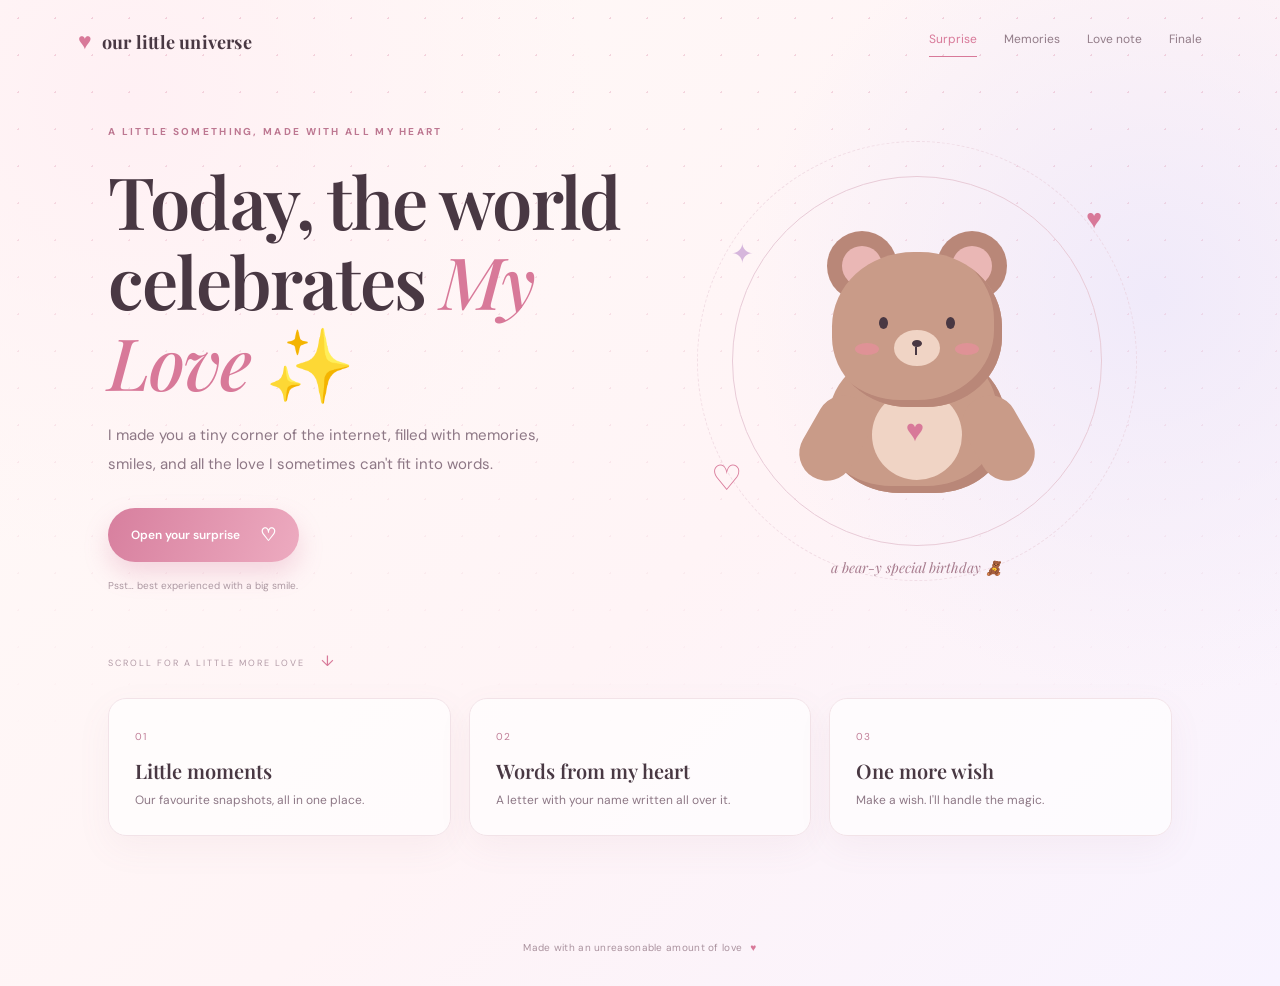
<file: index.html>
<!doctype html>
<html lang="en"><head><meta charset="utf-8"><meta name="viewport" content="width=device-width,initial-scale=1"><title>A Little World Just for You 💗</title><link rel="stylesheet" href="css/style.css"></head>
<body data-page="home">
<div class="sparkle-bg"></div><header class="topbar"><a class="brand" href="index.html"><span class="brand-heart">♥</span> our little universe</a><nav><a class="active" href="index.html">Surprise</a><a href="memories.html">Memories</a><a href="letter.html">Love note</a><a href="finale.html">Finale</a></nav></header>
<main class="hero page-shell">
  <div class="hero-copy"><span class="eyebrow">A little something, made with all my heart</span><h1>Today, the world<br>celebrates <em id="herNameTitle">you</em> ✨</h1><p class="lead">I made you a tiny corner of the internet, filled with memories, smiles, and all the love I sometimes can't fit into words.</p>
  <button class="primary-btn" id="openGift">Open your surprise <span>♡</span></button><p class="tiny-note">Psst… best experienced with a big smile.</p></div>
  <div class="hero-art" aria-label="Cute illustrated bear holding a heart"><div class="orbit orbit-one"></div><div class="orbit orbit-two"></div><div class="floating-heart h1">♥</div><div class="floating-heart h2">♡</div><div class="floating-star s1">✦</div><div class="bear"><div class="ear left"></div><div class="ear right"></div><div class="bear-face"><div class="eye eye-left"></div><div class="eye eye-right"></div><div class="blush blush-left"></div><div class="blush blush-right"></div><div class="snout"><span></span></div></div><div class="bear-body"><div class="belly"></div><div class="bear-heart">♥</div></div><div class="arm arm-left"></div><div class="arm arm-right"></div></div><div class="art-caption">a bear-y special birthday 🧸</div></div>
  <div class="bottom-hint">SCROLL FOR A LITTLE MORE LOVE <span>↓</span></div>
</main>
<section class="teaser page-shell"><div class="mini-card"><span>01</span><b>Little moments</b><p>Our favourite snapshots, all in one place.</p></div><div class="mini-card"><span>02</span><b>Words from my heart</b><p>A letter with your name written all over it.</p></div><div class="mini-card"><span>03</span><b>One more wish</b><p>Make a wish. I'll handle the magic.</p></div></section>
<footer>Made with an unreasonable amount of love <span>♥</span></footer><script src="js/config.js"></script><script src="js/app.js"></script></body></html>
</file>
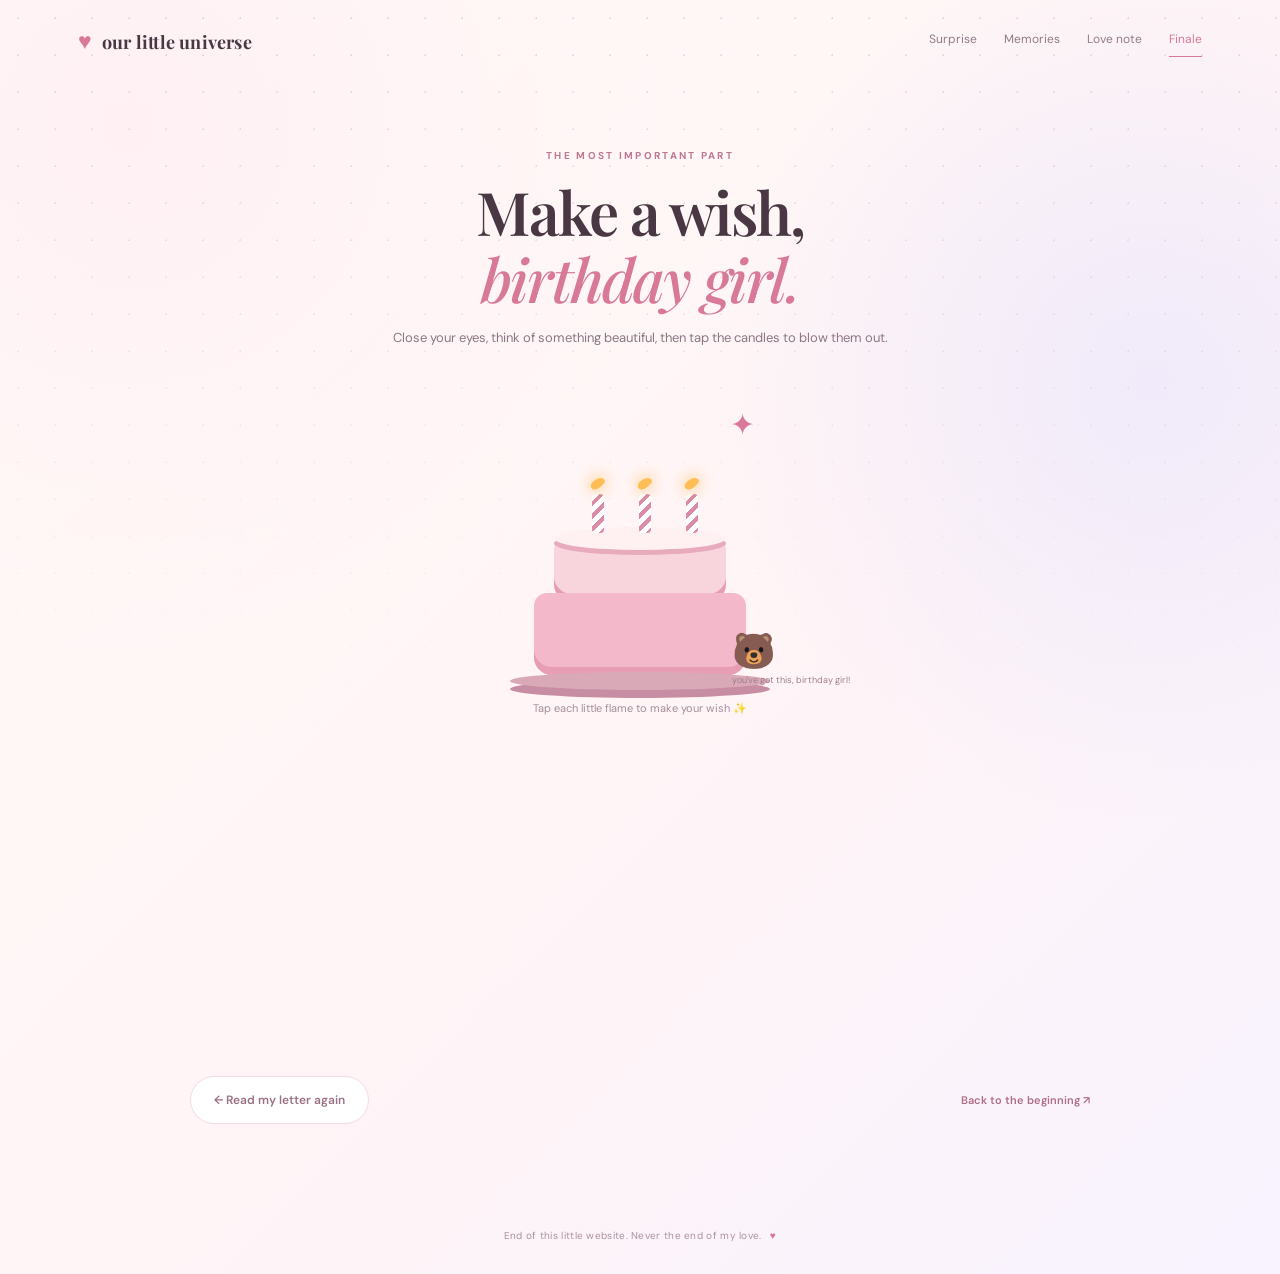
<file: finale.html>
<!doctype html><html lang="en"><head><meta charset="utf-8"><meta name="viewport" content="width=device-width,initial-scale=1"><title>Make a Wish 🎂</title><link rel="stylesheet" href="css/style.css"></head><body data-page="finale"><div class="sparkle-bg"></div><header class="topbar"><a class="brand" href="index.html"><span class="brand-heart">♥</span> our little universe</a><nav><a href="index.html">Surprise</a><a href="memories.html">Memories</a><a href="letter.html">Love note</a><a class="active" href="finale.html">Finale</a></nav></header>
<main class="page-shell inner-page finale-page"><div class="section-heading"><span class="eyebrow">The most important part</span><h1>Make a wish,<br><em>birthday girl.</em></h1><p>Close your eyes, think of something beautiful, then tap the candles to blow them out.</p></div>
<div class="cake-scene"><div class="cake-sparkle">✦</div><div class="cake" id="cake"><div class="candles"><button class="candle lit" aria-label="Blow out candle"></button><button class="candle lit" aria-label="Blow out candle"></button><button class="candle lit" aria-label="Blow out candle"></button></div><div class="cake-top"></div><div class="cake-layer layer-top"></div><div class="cake-layer layer-bottom"></div><div class="cake-plate"></div></div><div class="cake-bear">🐻 <span>you've got this, birthday girl!</span></div></div>
<p class="wish-hint" id="wishHint">Tap each little flame to make your wish ✨</p><div class="final-message" id="finalMessage"><span class="big-heart">♥</span><h2>Happy birthday, <span id="herNameFinal">beautiful</span>!</h2><p>May your life be as lovely as the happiness you bring into mine. Here's to you, today and every day. 💗</p><button class="primary-btn" id="celebrateBtn">Celebrate again 🎉</button></div>
<div class="page-actions"><a class="secondary-btn" href="letter.html">← Read my letter again</a><a class="text-btn" href="index.html">Back to the beginning ↗</a></div></main><div id="confettiLayer" class="confetti-layer"></div><footer>End of this little website. Never the end of my love. <span>♥</span></footer><script src="js/config.js"></script><script src="js/app.js"></script></body></html>
</file>
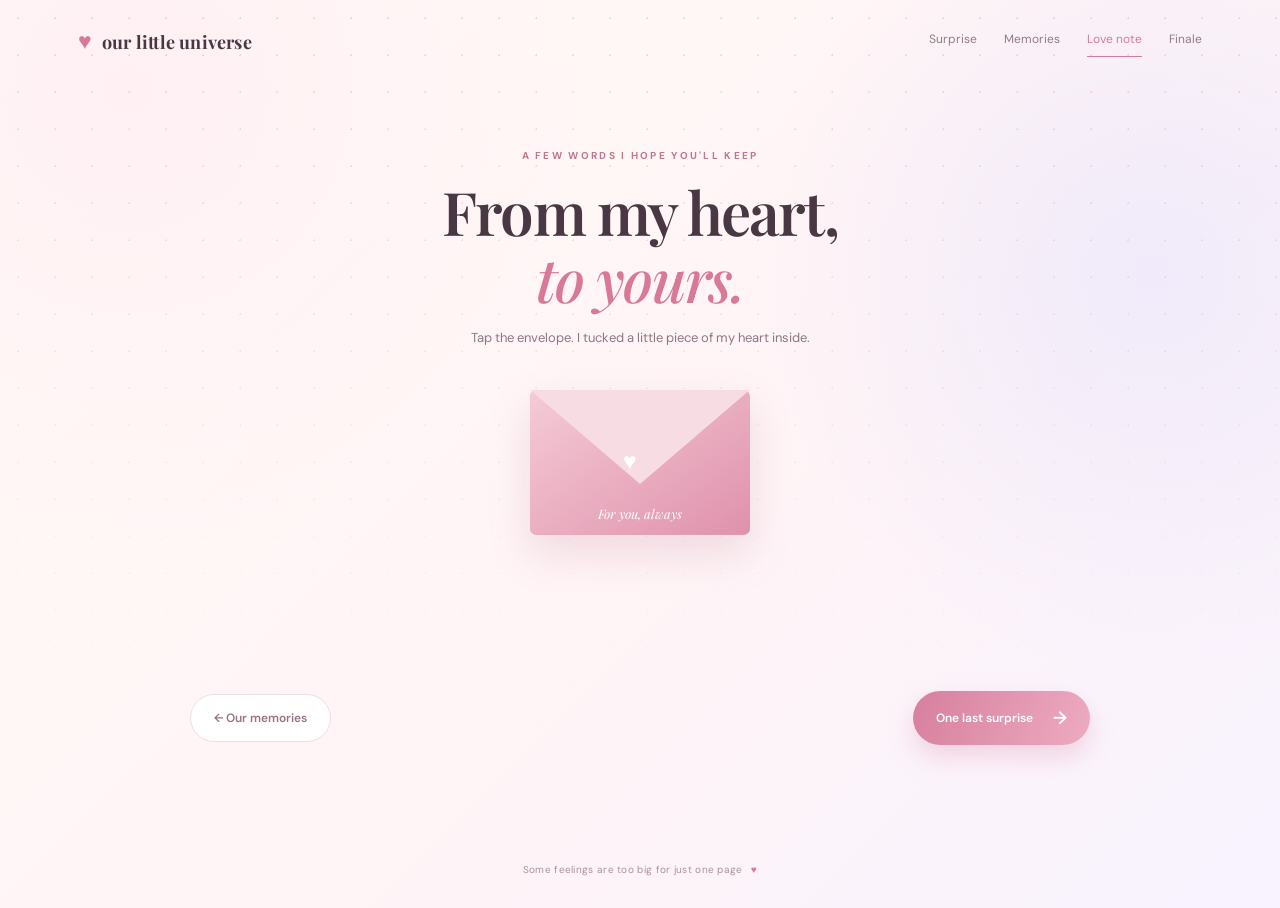
<file: letter.html>
<!doctype html><html lang="en"><head><meta charset="utf-8"><meta name="viewport" content="width=device-width,initial-scale=1"><title>A Letter From My Heart 💌</title><link rel="stylesheet" href="css/style.css"></head><body data-page="letter"><div class="sparkle-bg"></div><header class="topbar"><a class="brand" href="index.html"><span class="brand-heart">♥</span> our little universe</a><nav><a href="index.html">Surprise</a><a href="memories.html">Memories</a><a class="active" href="letter.html">Love note</a><a href="finale.html">Finale</a></nav></header>
<main class="page-shell inner-page letter-page"><div class="section-heading"><span class="eyebrow">A few words I hope you'll keep</span><h1>From my heart,<br><em>to yours.</em></h1><p>Tap the envelope. I tucked a little piece of my heart inside.</p></div>
<div class="envelope-wrap"><button class="envelope" id="envelope" aria-label="Open the letter"><span class="envelope-flap"></span><span class="envelope-seal">♥</span><span class="envelope-label">For you, always</span></button></div>
<article class="letter-card" id="letterCard"><div class="letter-top">✦ A LETTER FOR <span id="herNameLetter">MY LOVE</span> ✦</div><h2>My sweetest girl,</h2><p id="letterText">Happy birthday, my love. I hope today reminds you how wonderfully special you are. Your smile makes ordinary days feel brighter, and your presence makes the little things feel like the best things. Thank you for being exactly who you are.</p><p>I wish you a year full of gentle mornings, brave dreams, unexpected happiness, and a hundred reasons to smile. Whatever this next chapter brings, I hope you never forget how loved you are.</p><p class="signature">All my love, always <span>♥</span></p></article>
<div class="page-actions"><a class="secondary-btn" href="memories.html">← Our memories</a><a class="primary-btn" href="finale.html">One last surprise <span>→</span></a></div></main><footer>Some feelings are too big for just one page <span>♥</span></footer><script src="js/config.js"></script><script src="js/app.js"></script></body></html>
</file>
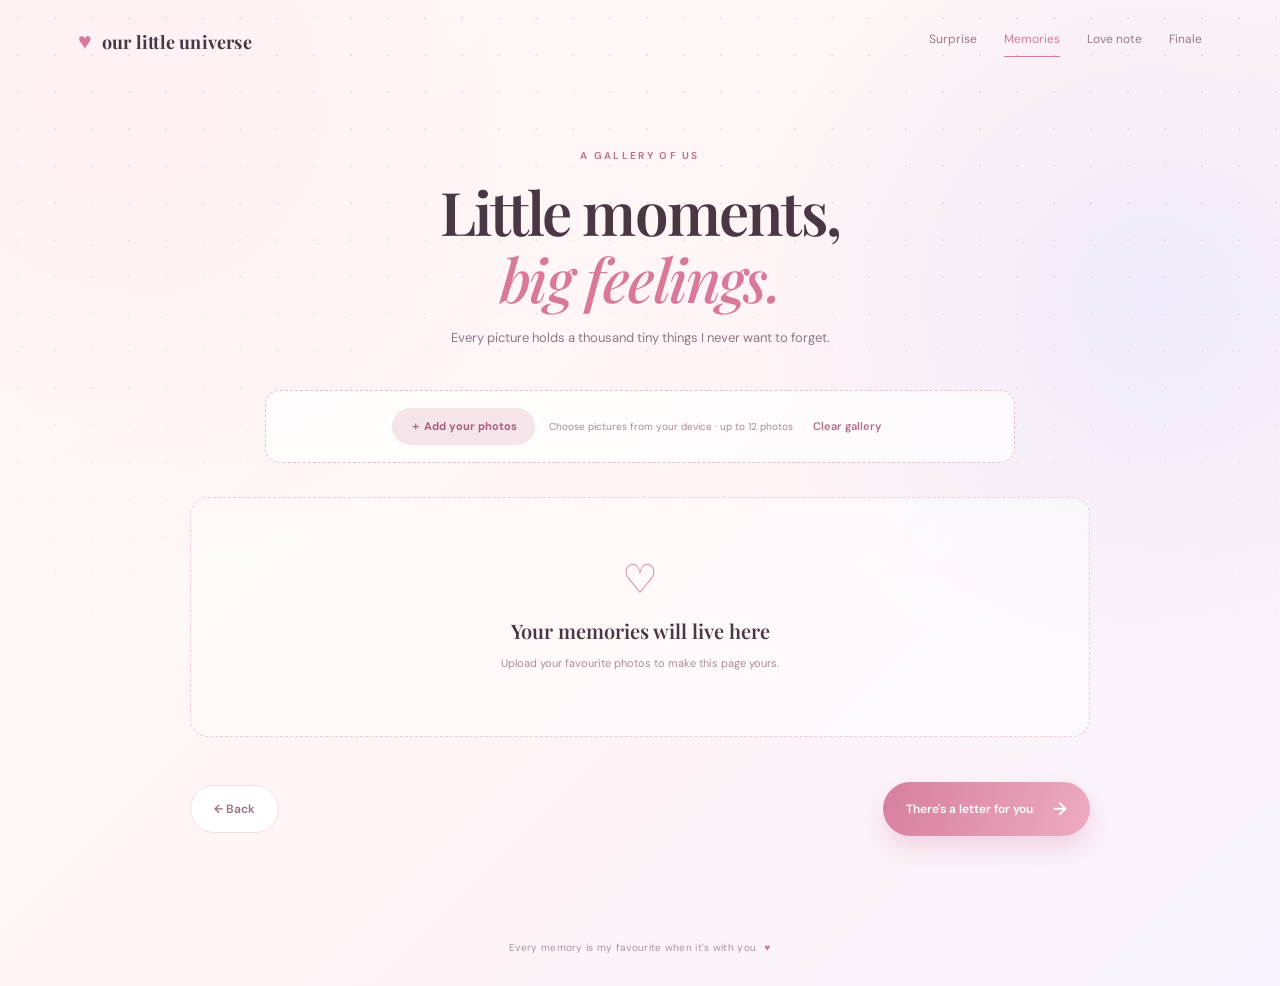
<file: memories.html>
<!doctype html><html lang="en"><head><meta charset="utf-8"><meta name="viewport" content="width=device-width,initial-scale=1"><title>Our Little Memories 💗</title><link rel="stylesheet" href="css/style.css"></head><body data-page="memories"><div class="sparkle-bg"></div><header class="topbar"><a class="brand" href="index.html"><span class="brand-heart">♥</span> our little universe</a><nav><a href="index.html">Surprise</a><a class="active" href="memories.html">Memories</a><a href="letter.html">Love note</a><a href="finale.html">Finale</a></nav></header>
<main class="page-shell inner-page"><div class="section-heading"><span class="eyebrow">A gallery of us</span><h1>Little moments,<br><em>big feelings.</em></h1><p>Every picture holds a thousand tiny things I never want to forget.</p></div>
<div class="upload-panel"><label class="upload-btn" for="photoInput">＋ Add your photos</label><input id="photoInput" type="file" accept="image/*" multiple><span>Choose pictures from your device · up to 12 photos</span><button class="text-btn" id="clearPhotos" type="button">Clear gallery</button></div>
<div class="memory-grid" id="memoryGrid"><div class="empty-state"><div class="empty-icon">♡</div><b>Your memories will live here</b><p>Upload your favourite photos to make this page yours.</p></div></div>
<div class="page-actions"><a class="secondary-btn" href="index.html">← Back</a><a class="primary-btn" href="letter.html">There's a letter for you <span>→</span></a></div></main><footer>Every memory is my favourite when it's with you <span>♥</span></footer><script src="js/config.js"></script><script src="js/app.js"></script></body></html>
</file>
<file: css/style.css>
@import url('https://fonts.googleapis.com/css2?family=DM+Sans:wght@400;500;600;700&family=Playfair+Display:ital,wght@0,500;0,600;0,700;1,500;1,600&display=swap');
:root{--ink:#493843;--muted:#8d7785;--pink:#f4a9bd;--rose:#d87999;--cream:#fffaf7;--lilac:#eee7f8;--green:#dcefe5;--shadow:0 22px 70px rgba(125,77,100,.12)}
*{box-sizing:border-box}html{scroll-behavior:smooth}body{margin:0;color:var(--ink);font-family:'DM Sans',sans-serif;background:radial-gradient(circle at 10% 10%,#fff0f4 0,transparent 32%),radial-gradient(circle at 90% 30%,#f0eafa 0,transparent 30%),linear-gradient(135deg,#fffaf7,#fff4f6 55%,#f8f3ff);min-height:100vh;overflow-x:hidden}.sparkle-bg{position:fixed;inset:0;pointer-events:none;opacity:.35;background-image:radial-gradient(#d98ba7 1px,transparent 1px);background-size:37px 37px;mask-image:linear-gradient(to bottom,black,transparent 85%);z-index:-1}
a{color:inherit;text-decoration:none}.topbar{height:78px;max-width:1180px;margin:auto;padding:0 28px;display:flex;align-items:center;justify-content:space-between;gap:20px}.brand{font-family:'Playfair Display',serif;font-weight:700;font-size:18px;letter-spacing:.2px}.brand-heart{color:var(--rose);font-size:23px;margin-right:6px}.topbar nav{display:flex;gap:27px;font-size:12px;color:#927c88}.topbar nav a{padding:9px 0;transition:.2s}.topbar nav a:hover,.topbar nav a.active{color:var(--rose)}.topbar nav a.active{border-bottom:1px solid var(--rose)}
.page-shell{max-width:1120px;margin:auto;padding-left:28px;padding-right:28px}.hero{min-height:620px;display:grid;grid-template-columns:1.04fr .96fr;align-items:center;position:relative;padding-top:30px;padding-bottom:85px}.hero-copy{max-width:520px;z-index:2}.eyebrow{text-transform:uppercase;letter-spacing:2.3px;font-size:10px;font-weight:700;color:#bd7791}.hero h1,.section-heading h1{font:600 clamp(43px,6vw,72px)/1.12 'Playfair Display',serif;letter-spacing:-1.8px;margin:20px 0}.hero h1 em,.section-heading h1 em{color:var(--rose);font-weight:500}.lead{font-size:15px;line-height:1.9;color:var(--muted);max-width:435px;margin-bottom:30px}.primary-btn,.secondary-btn{border:0;border-radius:999px;padding:15px 23px;display:inline-flex;align-items:center;gap:20px;font:600 12px 'DM Sans',sans-serif;cursor:pointer;transition:transform .2s,box-shadow .2s}.primary-btn{background:linear-gradient(110deg,#d77f9e,#edabc0);color:white;box-shadow:0 12px 25px #d77f9e45}.primary-btn:hover,.secondary-btn:hover{transform:translateY(-3px);box-shadow:0 15px 28px #d77f9e38}.primary-btn span{font-size:18px}.secondary-btn{background:white;color:#9b7185;border:1px solid #f0dce4}.tiny-note{font-size:10px;color:#ad98a2;margin-top:17px}.hero-art{height:440px;position:relative;display:flex;align-items:center;justify-content:center}.orbit{position:absolute;border:1px solid #e8cbd7;border-radius:50%;width:370px;height:370px;animation:rotate 28s linear infinite}.orbit-two{width:440px;height:440px;border-style:dashed;opacity:.55;animation-direction:reverse}.floating-heart,.floating-star{position:absolute;color:#d87999;font-size:27px;animation:float 3s ease-in-out infinite}.h1{top:60px;right:70px}.h2{bottom:80px;left:50px;font-size:35px;animation-delay:1s}.s1{top:95px;left:70px;color:#d6b6dc}.bear{position:relative;width:210px;height:265px;z-index:1;animation:bob 3s ease-in-out infinite}.ear{position:absolute;top:3px;width:70px;height:70px;background:#b98778;border-radius:50%;z-index:0}.ear:after{content:'';position:absolute;inset:15px;background:#eab7b5;border-radius:50%}.ear.left{left:15px}.ear.right{right:15px}.bear-face{position:absolute;top:24px;left:20px;width:170px;height:155px;background:#c99b88;border-radius:48% 48% 45% 45%;z-index:2;box-shadow:inset -8px -7px #b98778}.eye{position:absolute;top:65px;width:9px;height:12px;background:#493843;border-radius:50%}.eye-left{left:47px}.eye-right{right:47px}.blush{position:absolute;top:91px;width:24px;height:12px;background:#e88e9c;border-radius:50%;opacity:.7}.blush-left{left:23px}.blush-right{right:23px}.snout{position:absolute;top:78px;left:62px;width:46px;height:36px;background:#f0d4c5;border-radius:50%}.snout span{position:absolute;top:10px;left:18px;width:10px;height:7px;background:#493843;border-radius:50%}.snout:after{content:'';position:absolute;top:17px;left:21px;width:2px;height:8px;background:#493843}.bear-body{position:absolute;bottom:0;left:17px;width:176px;height:145px;background:#c99b88;border-radius:48% 48% 40% 40%;box-shadow:inset -8px -7px #b98778}.belly{position:absolute;bottom:13px;left:43px;width:90px;height:90px;background:#f0d4c5;border-radius:50%}.bear-heart{position:absolute;bottom:42px;left:77px;color:#d87999;font-size:31px;z-index:2}.arm{position:absolute;top:165px;width:55px;height:90px;background:#c99b88;border-radius:40px;z-index:3}.arm-left{left:-4px;transform:rotate(30deg)}.arm-right{right:-4px;transform:rotate(-30deg)}.art-caption{position:absolute;bottom:4px;font-family:'Playfair Display',serif;font-style:italic;color:#a77c8e;font-size:14px}.bottom-hint{position:absolute;bottom:27px;left:28px;font-size:9px;letter-spacing:2px;color:#b39ba7}.bottom-hint span{margin-left:12px;color:var(--rose);font-size:15px}
.teaser{display:grid;grid-template-columns:repeat(3,1fr);gap:18px;padding-bottom:80px}.mini-card{background:#ffffffa8;border:1px solid #f2e3e8;border-radius:18px;padding:25px 26px;box-shadow:0 12px 35px #a46c8010}.mini-card span{font-size:10px;color:#c07d97;letter-spacing:1px}.mini-card b{display:block;font:600 20px 'Playfair Display',serif;margin:12px 0 6px}.mini-card p{font-size:12px;color:var(--muted);line-height:1.7;margin:0}
footer{text-align:center;padding:25px 15px 32px;color:#aa929e;font-size:10px;letter-spacing:.3px}footer span{color:var(--rose);margin-left:5px}
.inner-page{padding-top:65px;padding-bottom:80px;min-height:calc(100vh - 140px)}.section-heading{text-align:center;margin:0 auto 40px;max-width:650px}.section-heading h1{font-size:clamp(42px,5vw,60px);margin:14px 0}.section-heading p{font-size:13px;color:var(--muted);line-height:1.8}.upload-panel{display:flex;align-items:center;justify-content:center;gap:14px;flex-wrap:wrap;margin:0 auto 34px;padding:17px;background:#ffffffa8;border:1px dashed #e6bdcd;border-radius:15px;max-width:750px}.upload-btn{background:#f6e4eb;color:#a45f7a;border-radius:30px;padding:11px 18px;font-size:11px;font-weight:700;cursor:pointer}.upload-panel input{display:none}.upload-panel span{font-size:10px;color:#a38c98}.text-btn{border:0;background:none;color:#b16e88;font:600 11px 'DM Sans',sans-serif;cursor:pointer}.memory-grid{display:grid;grid-template-columns:repeat(3,1fr);gap:20px;max-width:900px;margin:auto}.empty-state{grid-column:1/-1;text-align:center;padding:55px 20px;border:1px dashed #e8cbd7;border-radius:18px;color:#a58e99;background:#ffffff70}.empty-icon{font-size:40px;color:#d98ba7}.empty-state b{display:block;font:600 20px 'Playfair Display',serif;color:var(--ink);margin:12px}.empty-state p{font-size:11px}.memory-card{position:relative;background:white;padding:10px 10px 18px;box-shadow:var(--shadow);border-radius:5px;transform:rotate(var(--tilt));transition:.25s}.memory-card:hover{transform:rotate(0) translateY(-6px);z-index:2}.memory-card img{width:100%;height:220px;object-fit:cover;display:block;background:#f6e7ed}.memory-card input{width:100%;border:0;text-align:center;font:italic 13px 'Playfair Display',serif;color:#8c6c7a;padding:12px 4px 0;outline:none}.remove-photo{position:absolute;right:15px;top:15px;border:0;background:#fff;color:#a45f7a;border-radius:50%;width:27px;height:27px;cursor:pointer}.page-actions{display:flex;justify-content:space-between;align-items:center;gap:15px;max-width:900px;margin:45px auto 0}
.envelope-wrap{display:flex;justify-content:center;margin:15px auto 25px;perspective:900px}.envelope{position:relative;width:220px;height:145px;border:0;background:#e8a9bc;border-radius:7px;box-shadow:0 18px 40px #b9799338;cursor:pointer;overflow:visible}.envelope:before{content:'';position:absolute;inset:0;background:linear-gradient(145deg,#f5cbd7,#df91ab);clip-path:polygon(0 0,50% 58%,100% 0,100% 100%,0 100%);border-radius:7px;z-index:2}.envelope-flap{position:absolute;inset:0;background:#f7dce4;clip-path:polygon(0 0,100% 0,50% 65%);transform-origin:top;transition:transform .7s;z-index:3}.envelope.open .envelope-flap{transform:rotateX(180deg)}.envelope-seal{position:absolute;z-index:4;left:calc(50% - 17px);top:58px;color:white;font-size:23px}.envelope-label{position:absolute;bottom:13px;left:0;right:0;z-index:4;color:#fff;font:italic 13px 'Playfair Display',serif}.letter-card{max-width:650px;margin:0 auto;background:#fffdf9;border:1px solid #f1e1d8;padding:42px 52px;box-shadow:var(--shadow);opacity:0;max-height:0;overflow:hidden;transform:translateY(20px);transition:opacity .7s,transform .7s,max-height .8s,padding .8s}.letter-card.visible{opacity:1;max-height:700px;transform:translateY(0)}.letter-top{text-align:center;color:#bf8197;letter-spacing:2px;font-size:9px;margin-bottom:28px}.letter-card h2{font:600 27px 'Playfair Display',serif}.letter-card p{font:14px/2 'Playfair Display',serif;color:#78636e}.letter-card .signature{text-align:right;font-style:italic;color:#b36e88;margin-top:30px}.signature span{color:#d87999}
.cake-scene{position:relative;width:340px;height:300px;margin:10px auto 0;display:flex;align-items:flex-end;justify-content:center}.cake{position:relative;width:260px;height:185px}.cake-plate{position:absolute;bottom:0;left:0;width:260px;height:18px;background:#d9a9b7;border-radius:50%;box-shadow:0 8px 0 #c78da2}.cake-layer{position:absolute;left:24px;width:212px;border-radius:13px 13px 18px 18px;background:#f3b8c9;box-shadow:inset 0 -8px #e79eb5}.layer-bottom{height:82px;bottom:15px}.layer-top{height:65px;bottom:88px;left:44px;width:172px;background:#f8d4dc}.cake-top{position:absolute;z-index:2;bottom:140px;left:44px;width:172px;height:23px;background:#fff0f2;border-radius:50%;box-shadow:0 5px #e8aabd}.candles{position:absolute;z-index:4;bottom:157px;left:82px;display:flex;gap:35px}.candle{position:relative;width:10px;height:39px;border:0;border-radius:4px;background:repeating-linear-gradient(135deg,#fff 0 5px,#d98ba7 5px 9px);cursor:pointer}.candle:before{content:'';position:absolute;top:-18px;left:1px;width:9px;height:15px;border-radius:70% 30% 60% 40%;background:#ffbd55;box-shadow:0 0 15px #ffb23e;transform:rotate(45deg);animation:flicker .7s infinite alternate}.candle.out:before{display:none}.cake-bear{position:absolute;right:-40px;bottom:4px;font-size:35px;animation:bob 2s infinite}.cake-bear span{display:block;font-size:9px;color:#a17e8d;white-space:nowrap}.cake-sparkle{position:absolute;top:15px;right:55px;color:#d87999;font-size:30px;animation:float 2s infinite}.wish-hint{text-align:center;font-size:11px;color:#a58e99}.final-message{max-width:530px;margin:24px auto 0;text-align:center;background:#ffffffa8;border:1px solid #f1dfe7;border-radius:20px;padding:25px;opacity:0;transform:translateY(12px);transition:.6s;pointer-events:none}.final-message.show{opacity:1;transform:translateY(0);pointer-events:auto}.big-heart{font-size:35px;color:#d87999}.final-message h2{font:600 27px 'Playfair Display',serif}.final-message p{font-size:12px;color:var(--muted);line-height:1.8}.final-message .primary-btn{margin-top:12px}.confetti-layer{position:fixed;inset:0;pointer-events:none;overflow:hidden;z-index:10}.confetti{position:absolute;top:-20px;width:9px;height:14px;animation:fall 3.5s linear forwards}
@keyframes float{50%{transform:translateY(-13px) rotate(8deg)}}@keyframes bob{50%{transform:translateY(-9px)}}@keyframes rotate{to{transform:rotate(360deg)}}@keyframes flicker{to{transform:rotate(35deg) scale(.85);opacity:.8}}@keyframes fall{to{transform:translateY(110vh) rotate(720deg);opacity:.2}}
@media(max-width:760px){.topbar{height:auto;padding:20px;align-items:flex-start;flex-direction:column}.topbar nav{width:100%;gap:0;justify-content:space-between;font-size:10px}.hero{grid-template-columns:1fr;text-align:center;padding-top:55px;min-height:auto}.hero-copy{margin:auto}.lead{margin-left:auto;margin-right:auto}.hero-art{height:390px;grid-row:1;margin-bottom:20px}.hero h1{font-size:48px}.bottom-hint{left:50%;transform:translateX(-50%);white-space:nowrap}.teaser{grid-template-columns:1fr;padding-bottom:45px}.mini-card{padding:20px}.inner-page{padding-top:45px}.memory-grid{grid-template-columns:repeat(2,1fr);gap:12px}.memory-card img{height:170px}.upload-panel{margin-left:0;margin-right:0}.page-actions{margin-top:32px}.letter-card{padding:30px 25px}.cake-bear{right:-4px}.cake-scene{transform:scale(.9);transform-origin:top center;margin-bottom:-25px}}@media(max-width:420px){.memory-grid{grid-template-columns:1fr}.memory-card img{height:260px}.hero-art{transform:scale(.85);margin-left:-25px;margin-right:-25px}.page-actions{flex-wrap:wrap}.page-actions>*{flex:1;justify-content:center}.section-heading h1{font-size:42px}}
</file>
